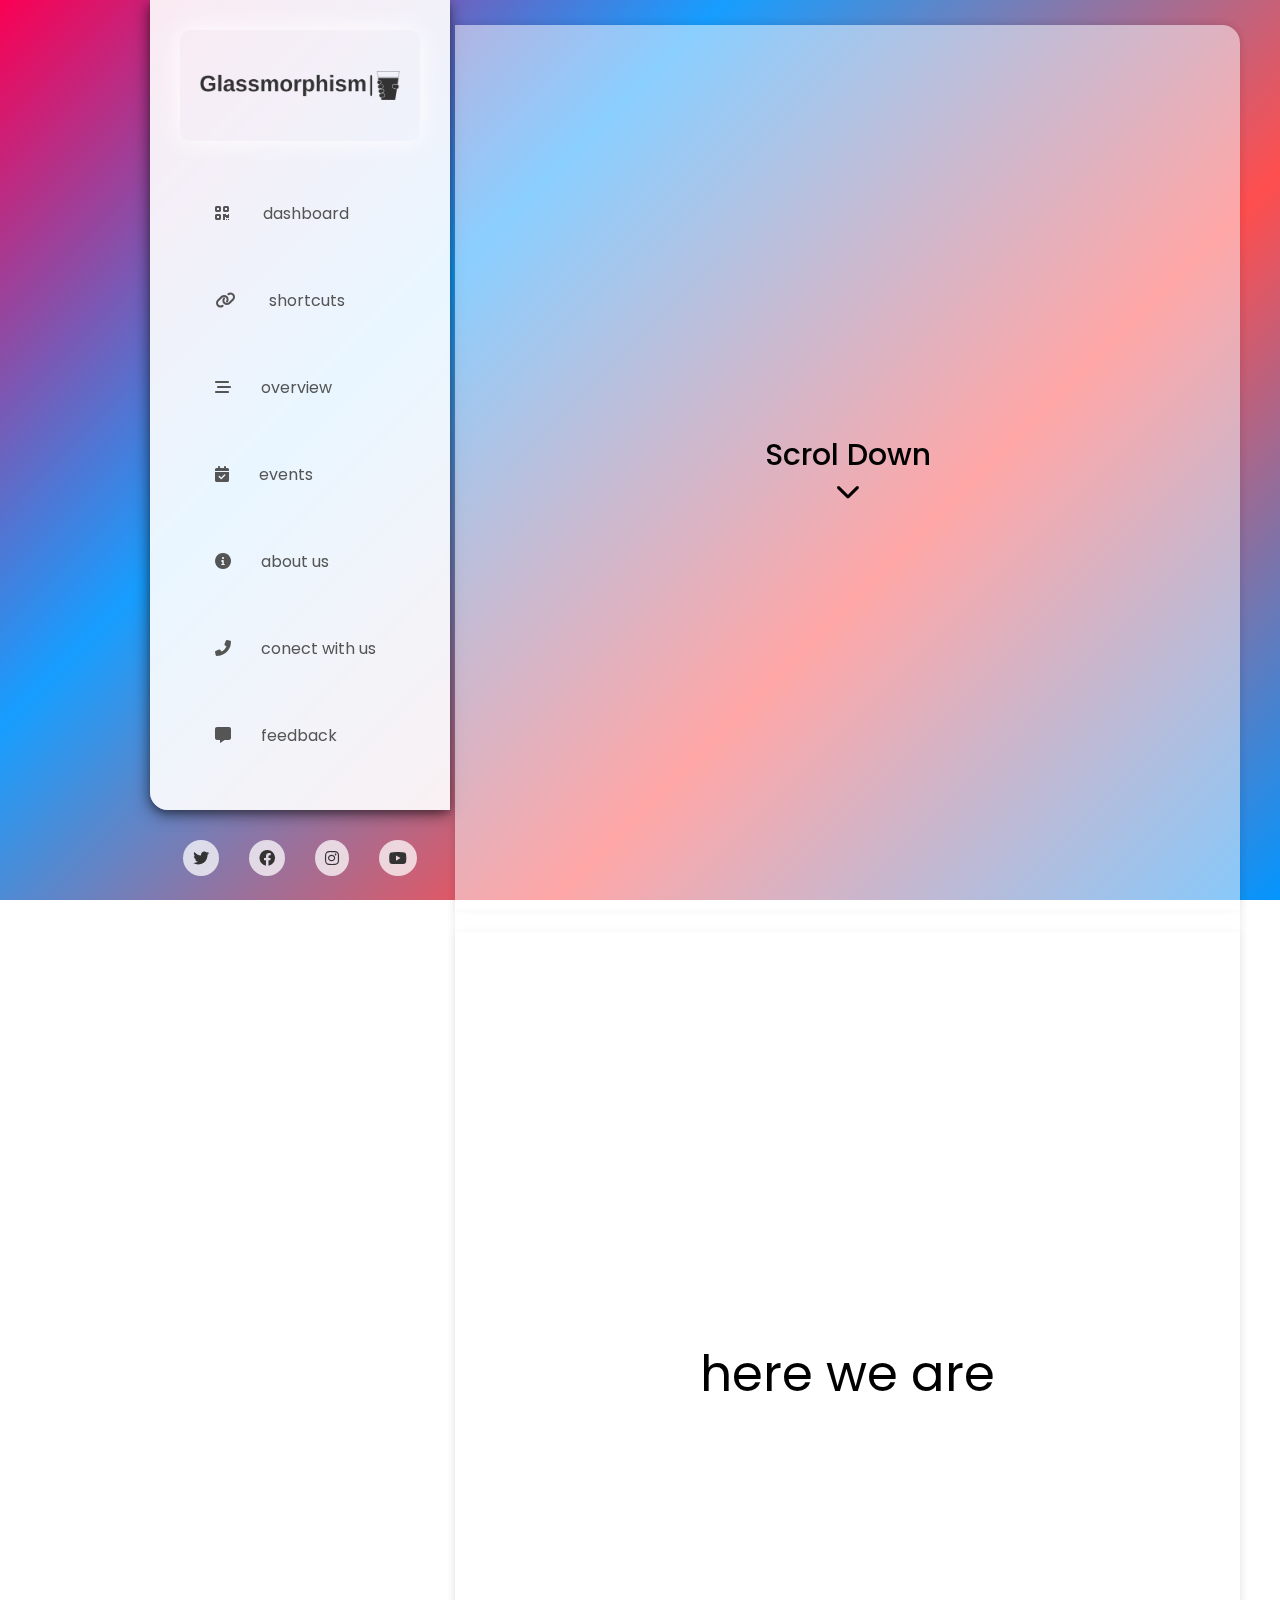
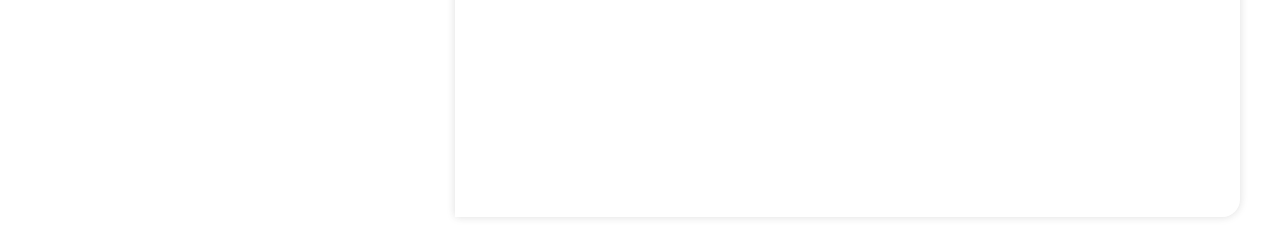
<file: Html-Css/responsive menu/index.html>
<!DOCTYPE html>
<html lang="en">
<head>
    <meta charset="UTF-8">
    <meta name="viewport" content="width=device-width, initial-scale=1.0">
    <link rel="stylesheet" href="./descktop.css">
    <link rel="icon" href="images/my-logo.png" type="image/png">
    <link rel="stylesheet" href="https://cdnjs.cloudflare.com/ajax/libs/font-awesome/6.0.0-beta3/css/all.min.css">
    <title>made by carozamani</title>
</head>
<body>
        <header>
            <div class="mobile-logo-container">
                <img src="./images/glassmorphism-high-resolution-logo-transparent.png" alt="logo website" class="mobile-logo-image">
            </div>
            <div class="more-icon"><a href="#"><i class="fas fa-ellipsis-h"></i></a></div>
        </header>
        <main class="main-container">
            <!--شروع ساید باز -->
            <aside class="sidebar-box">
                <div class="sidebar-menu">
                    <div class="sidebar-logo">
                        <a href="#"><img src="./images/glassmorphism-high-resolution-logo-transparent.png" alt="website logo" class="logo-image"></a>
                    </div>
                    <nav class="menu">
                        <ul>
                            <li><a href="#"><i class="fas fa-qrcode"></i> dashboard</a>
                            </li>
                            <li><a href="#"><i class="fas fa-link"></i> shortcuts</a> </li>
                            <li><a href="#"><i class="fas fa-stream"></i>overview</a></li>
                            <li><a href="#"><i class="fas fa-calendar-check"></i>events</a>
                            </li>
                            <li><a href="#"><i class="fas fa-info-circle"></i>about us</a>
                            </li>
                            <li><a href="#"><i class="fas fa-phone-alt"></i>conect with us</a>
                            </li>
                            <li><a href="#"><li><a href="#"><i class="fas fa-message"></i>feedback</a></li>
                            </li>
                        </ul>
                    </nav>
                    <div class="social-icon">
                        <a href="" id="twitter" class="icon"><i class="fab fa-twitter"></i></a>
                        <a href="" id="facebook" class="icon"><i class="fab fa-facebook" ></i></a>
                        <a href="" id="instagram" class="icon"><i class="fab fa-instagram"></i></a>
                        <a href="" id="youtube" class="icon"><i class="fab fa-youtube"></i></a>
                    </div>
                </div>
            </aside>

            <!-- محتوای اصلی////////////////////////////////// -->
                <div class="main-box">
                    <section class="main-content-middle">
                        <div class="scrol-down">
                            <span>Scrol Down</span>
                            <i class="fas fa-chevron-down"></i>
                        </div>
                    </section>
                    <section class="main-content-down">
                        <span>here we are</span>
                    </section>
                </div>
            </div>
        </main>
        <!-- منو موبایل حالت پیشفرض هیدن -->
        <footer>
            <ul>
                <li><a href=""><i class="fas fa-home"></i></a></li>
                <li><a href=""><i class="fas fa-stream"></i></a></li>
                <li><a href=""><i class="fas fa-calendar-check"></i></a></li>
                <li><a href=""><a href="#" class="lasticon"><i class="fas fa-message"></i></a></li>
            </ul>
            </footer>
</body>
</html>
</file>
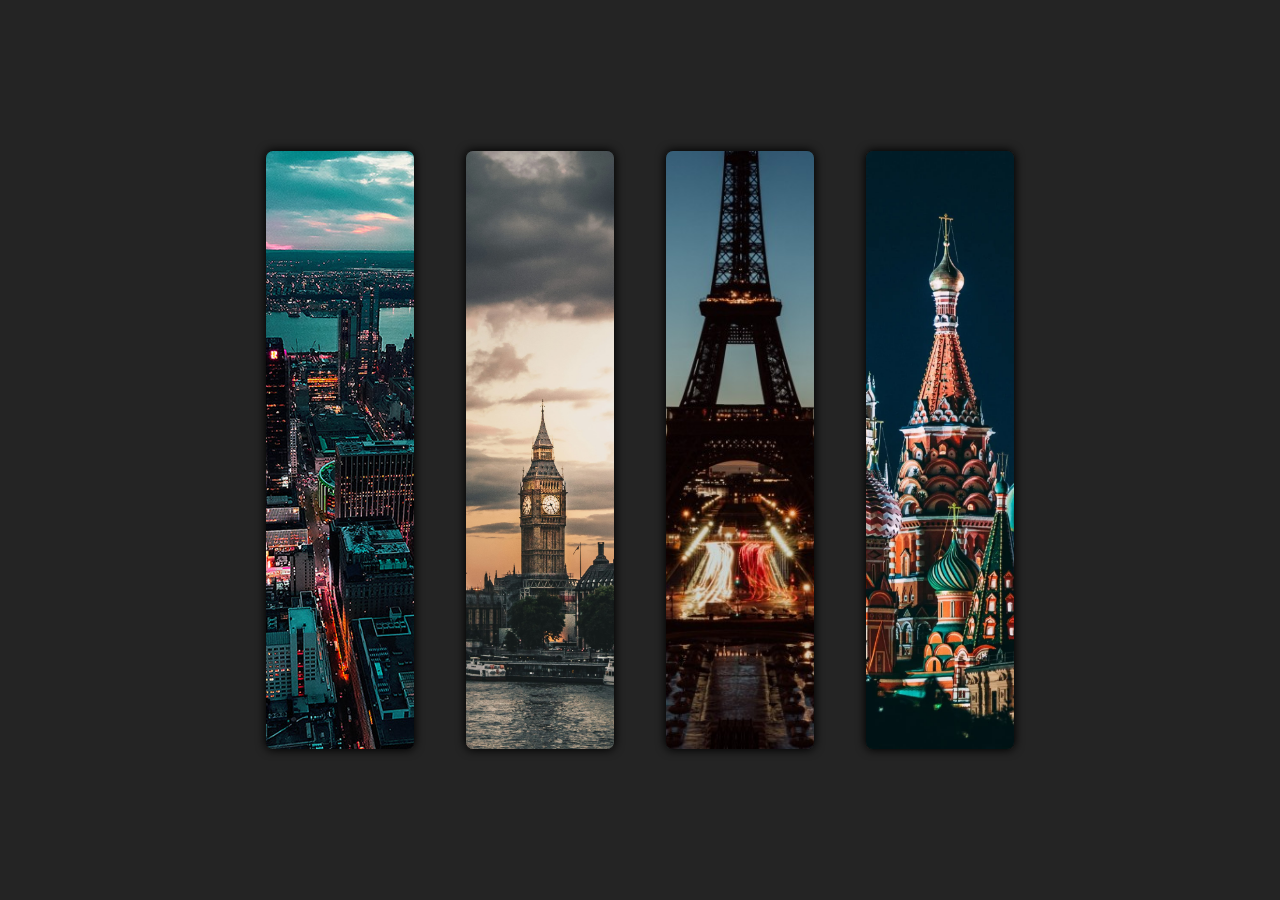
<file: Html-Css/hover-layout/flex/index.html>
<!DOCTYPE html>
<html lang="en">
<head>
    <meta charset="UTF-8">
    <meta name="viewport" content="width=device-width, initial-scale=1.0">
    <link href="https://fonts.googleapis.com/css2?family=Poppins:wght@300;400;500;600&display=swap" rel="stylesheet">
    <link rel="stylesheet" href="./desktop_page.css">
    <link rel="icon" href="images/my-logo.png" type="image/png">

    <title>made by carozamani</title>
</head>
<body>
    <div class="wrapper">
        <div class="card">
            <img src="./images/walpaper.jpg" alt="nyc city picture">
            <div class="card-body">
                <h2>new york city</h2>
                <p>New York City, often simply referred to as "New York," is one of the most iconic cities in the world. Known for its vibrant culture, towering skyscrapers, and bustling streets, the city is a global hub for finance, entertainment, fashion, and the arts.</p>
                <a href="#">more</a>
            </div>
        </div>

        <div class="card">
            <img src="./images/londen.jpeg" alt="londen picture">
            <div class="card-body">
                <h2>londen</h2>
                <p>London, the capital of the United Kingdom, is a city rich in history, culture, and innovation. Known for its iconic landmarks such as the Tower of London, Buckingham Palace, and the Houses of Parliament with Big Ben, the city is a vibrant mix of old-world charm and modern living.</p>
                <a href="#">more</a>
            </div>
        </div>

        <div class="card">
            <img src="./images/paris.jpg" alt="paris picture">
            <div class="card-body">
                <h2>paris</h2>
                <p>At the heart of Paris lies the iconic Eiffel Tower, a symbol of the city and a must-see for visitors. The city is also home to other world-famous landmarks such as the Louvre Museum, which houses the Mona Lisa, the majestic Notre-Dame Cathedral, and the Arc de Triomphe, standing at the top of the Champs-Élysées.</p>
                <a href="#">more</a>
            </div>
        </div>

        <div class="card">
            <img src="./images/Screenshot from 2024-10-24 23-41-54.png" alt="nyc city picture">
            <div class="card-body">
                <h2>Moscow</h2>
                <p>Moscow is a city of contrasts, where ancient churches and monuments stand alongside sleek skyscrapers and modern shopping centers. The Moscow International Business Center, also known as "Moscow City," showcases the city's rapid modernization with its futuristic towers and global business hubs.</p>
                <a href="#">more</a>
            </div>
        </div>
    </div>
</body>
</html>
</file>
<file: Html-Css/responsive menu/descktop.css>
@import url(./mobile.css);
@import url('https://fonts.googleapis.com/css2?family=Poppins:ital,wght@0,100;0,200;0,300;0,400;0,500;0,600;0,700;0,800;0,900;1,100;1,200;1,300;1,400;1,500;1,600;1,700;1,800;1,900&display=swap');
:root{
    --icon-text-color:#333;
}
@media (min-width:760px) {
    

 * {
     margin: 0rem;
     padding: 0rem;
     box-sizing: border-box;
     font-family: "Poppins", sans-serif;
     ;
 }

  body {
        background: linear-gradient(315deg, #0396ff, #ff4e4e, #169eff, #fa0053);
        background-attachment: fixed;
 }
 .main-container {
     display: flex;
     flex-direction: row;
     width: 100%;
     height: auto;
 }

 header{
    display: none;
 }
 .main-container .sidebar-box {
     position: relative;
     display: flex;
     flex-direction: column;
     align-items: center;
     justify-content: center;
     position: fixed;
     width: 100%;
     max-width: 300px;
     background-color: rgba(255, 255, 255, 0.63);
     box-shadow: -1px 4px 15px rgba(0, 0, 0, 0.575);
     border-radius: 0 0 0px 18px;
     margin: 0rem 0rem 0.3125rem 9.375rem;
     height: 100%;
     max-height: 810px;
 }

 .sidebar-logo {
     box-shadow: 0px 0px 25px rgb(255, 255, 255);
     background-color: rgba(255, 255, 255, 0);
     border-radius: 10px 10px 10px 10px;
     width: 100%;
     height: 100%;
     max-height: 111px;
     margin: 0rem 0rem 0rem 0rem;
     display: flex;
     align-items: center;
     justify-content: center;
 }

 .logo-image {
     display: flex;
     align-items: center;
     justify-content: center;
     padding: 1.25rem;
     width: 100%;
     height: 100%;
 }

 .sidebar-menu {
     position: absolute;
     top: 0px;
     left: 0px;
     background-color: rgba(255, 255, 255, 0.753);
     box-shadow: 0px 4px 5px rgba(0, 0, 0, 0.137);
     border-radius: 0 0 0 18px;
     width: 100%;
     padding: 1.875rem;
     height: 100%;
     max-height: 811px;
 }

 .menu a {
     text-decoration: none;
     color: #555555;
     transition: all, 0.2s, cubic-bezier(.23, .6, 1, .61), 0.22s;
 }

 .menu a:hover {
     font-weight: 500;
     color: #000000;

 }

 .menu ul {
     margin: 3.75rem 0rem 3.75rem 2.1875rem;
 }

 .menu li {
     margin: 3.125rem 0rem 3.875rem 0rem;
     list-style-type: none;
 }

 .menu i {
     margin-right: 1.875rem;
 }

 .social-icon {

     display: flex;
     flex-direction: row;
     justify-content: center;
     gap: 30px;
     padding-top: 1.875rem;
     margin-top: 2rem;
 }

 .social-icon i {
     transition: all, 0.5s, cubic-bezier(.17, .67, .87, .33), 0.4s;
     padding: 0.625rem;
     border-radius: 50%;
     background-color: rgba(255, 255, 255, 0.733);
 }

 .social-icon a.icon {
     color: var(--icon-text-color);
 }

 .social-icon #twitter:hover {
     box-shadow: 0px 0px 10px rgba(0, 0, 0, 0.322);
     border-radius: 50%;
     background-color: rgba(255, 255, 255, 0.363);
     color: #1da1f2;
 }

 .social-icon #facebook:hover {
     box-shadow: 0px 0px 10px rgba(0, 0, 0, 0.322);
     border-radius: 50%;
     background-color: rgba(255, 255, 255, 0.363);
     color: #4267b2;
 }

 .social-icon #instagram:hover {
     box-shadow: 0px 0px 10px rgba(0, 0, 0, 0.322);
     border-radius: 50%;
     background-color: rgba(255, 255, 255, 0.363);
     color: #e1306c;
 }

 .social-icon #youtube {
     color: var(--icon-text-color);
 }

 .social-icon #youtube:hover {
     box-shadow: 0px 0px 10px rgba(0, 0, 0, 0.562);
     border-radius: 50%;
     background-color: rgba(255, 255, 255, 0.363);
     color: #ff0000;
 }

 .main-box {
     margin: 1.5625rem 2.5rem 1.5625rem 28.4375rem;
     width: 66%;
     max-width: 1200px;
     height: auto;
     box-shadow: 0px 0px 10px rgba(0, 0, 0, 0.1);
     border-radius: 0px 18px 18px 0px;
 }

 .main-content-middle {
    position: relative;
    display: flex;
    align-items: center;
    justify-content: center;
     box-shadow: 0px 0px 10px rgba(0, 0, 0, 0.041);
     background: rgba(255, 255, 255, 0.5);
     width: 100%;
     height: 885px;
     margin-top: 0rem;
     border-radius: 0px 18px 0px 0px;
 }

.scrol-down{
    position: absolute;
    display: flex;
    flex-direction: column;
    justify-content: center;
    align-items: center;
}

@keyframes identifier {
    
}
.scrol-down i{
    position: relative;
    animation: scrolDown 1.5s 0s infinite normal;
}

@keyframes scrolDown {
    0%   {  top:0px;}
    50%  { top:10px;}
    100% {  top:0px;}
  }

.scrol-down span{
    position: relative;
    animation: scrolDown 1.5s 0s infinite normal;
    font-size: 30px;
    font-weight: 500;
}
.scrol-down i{
    font-size: 25px;
}

 .main-content-down {
     display: flex;
     flex: row;
     align-items: center;
     justify-content: center;
     box-shadow: 0px 0px 10px rgba(0, 0, 0, 0.041);
     background: rgba(255, 255, 255, 0.5);
     width: 100%;
     height: 885px;
     margin-top: 1.37rem;
     border-radius: 0px 0px 18px 0px;
 }
 .main-content-down span{
    font-size: 50px;
    animation: pageDown 1s 0s infinite alternate-reverse;
 }
 @keyframes pageDown {
    from{
        font-size: 30px;
        font-weight: 300;
        color: #000000c0;

    }
    to{

        color: #000000;

    }
 }
 footer{
    display: none;
 }

 .card {
     position: relative;
     width: 320px;
     height: 500px;
     border-radius: 28px;
     border: 8ap solid white;
     overflow: hidden;
     display: flex;
 }

 .card img {
     width: 100%;
     height: 100%;
     border-radius: 28px;
     border: 8px solid white;
     object-fit: cover;
 }

 .card-body {
     width: 100%;
     height: 400px;
     position: absolute;
     top: 100%;
     display: flex;
     flex-direction: column;
     justify-content: flex-start;
     align-items: center;
     background: linear-gradient(to top, black, rgba(0, 0, 0, 0.486), rgba(0, 0, 0, 0.363), rgba(255, 255, 255, 0));
     color: #fff;
     transition: 0.8s;
 }

 .card-body p {
     text-align: center;
     margin-bottom: 50px;
 }

 .card-body a {

     top: 100%;
     margin-bottom: 70px;
     color: black;
     background-color: yellow;
     padding: 10px 30px;
     border-radius: 7px;
 }

 .card-body h2 {
     font-size: 30px;
     font-weight: 800;
     margin: 50px 0;
 }

 .card:hover .card-body {
     top: 200px;
 }

}
</file>
<file: Html-Css/hover-layout/flex/desktop_page.css>
@import url(./mobile_page.css);
*{
    margin: 0;
    padding: 0;
    box-sizing: border-box;
}

body{
    width: 100%;
    min-height: auto;
    background: rgb(36, 36, 36);
    backdrop-filter: blur(100px) ;
    background-attachment: fixed;
    background-size: cover;
    font-family: 'Poppins', sans-serif;
}

.wrapper{
    width: 100%;
    height: 100%;
    min-height: 100vh;
    display: flex;
    justify-content: center;
    align-items: center;
    gap: 50px;
}

.card{
    position: relative;
    display: flex;
    flex-direction: column;
    justify-content: flex-start;
    width: 150px;
    height: 600px;
    border: 1px solid rgba(0, 0, 0, 0.534);
    transition: .4s .1s  ease-in;
    overflow: hidden;
    border-radius: 8px;
    box-shadow: 0 0 10px rgb(0, 0, 0);
}

.card > img{
    width: 100%;
    height: 100%;
    object-fit: cover;
}

.card .card-body{
    backdrop-filter: blur(20px);
    width: 100%;
    height: 100%;
    display: flex;
    flex-direction: column;
    justify-content: center;
    align-items: center;
    width: 320px;
    height: 600px;
    overflow: hidden;
    position: absolute;
    top: 100%;
    transition:top .4s ease 0.1s ;
}

.card-body > *{
    font-size: 13px;
    padding: 5px 40px;
    color: rgb(0, 0, 0);
    text-shadow: 0px 0px 10px rgb(255, 255, 255);
}
.card-body h2{
    text-transform: capitalize;
    font-size: 30px;
    align-self: self-start;
}

.card-body p{
    line-height: 2;
}

.card-body a{
    text-decoration: none;
    background-color: rgba(255, 255, 255, 0.527);
    backdrop-filter: blur(100px);
    padding: 10px  30px;
    border-radius: 5px;
    align-self: self-end;
    margin:10px 40px;
    color: rgba(0, 0, 0, 0.726);
    box-shadow: 0px 0px 20px rgba(0, 0, 0, 0.438);
}

.card:hover .card-body{
    top: 0;
    filter: grayscale(200);
    transition: .5s .3s ease-in-out;
}

.card:hover{
    filter: grayscale(200);
    transition: .4s .1s  ease-in;
    width: 320px;
}
</file>
